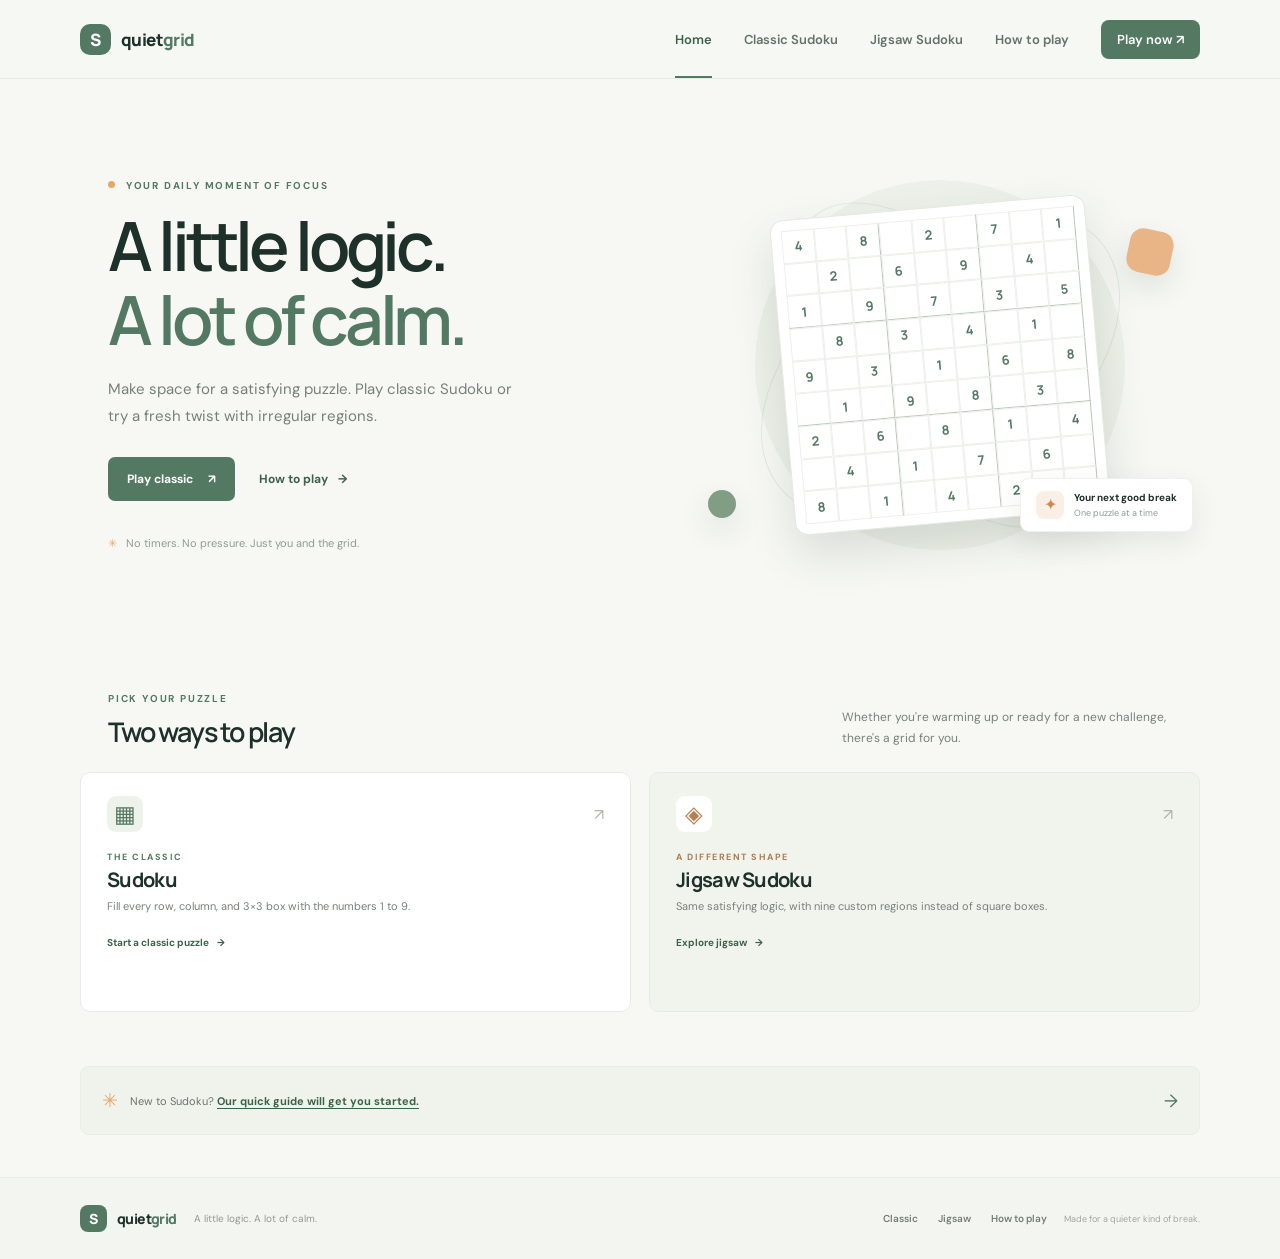
<file: index.html>
<!DOCTYPE html>
<html lang="en">
<head>
    <meta charset="UTF-8">
    <meta name="viewport" content="width=device-width, initial-scale=1">
    <meta name="theme-color" content="#f7f8f4">
    <meta name="description" content="A calm, simple place to solve classic and jigsaw Sudoku puzzles.">
    <title>Sudoku Studio — Play at your pace</title>
    <link rel="icon" type="image/svg+xml" href="favicon.svg">
    <link rel="stylesheet" href="style.css">
    <script src="layout.js" defer></script>
</head>
<body data-page="home">
    <div id="site-header"></div>
    <main>
        <section class="hero page-width">
            <div class="hero-copy">
                <p class="eyebrow"><span class="eyebrow-dot"></span> YOUR DAILY MOMENT OF FOCUS</p>
                <h1>A little logic.<br><span>A lot of calm.</span></h1>
                <p class="hero-text">Make space for a satisfying puzzle. Play classic Sudoku or try a fresh twist with irregular regions.</p>
                <div class="hero-actions">
                    <a class="button button-primary" href="classic.html">Play classic <span aria-hidden="true">↗</span></a>
                    <a class="text-link" href="guide.html">How to play <span aria-hidden="true">→</span></a>
                </div>
                <div class="hero-note"><span aria-hidden="true">✳</span> No timers. No pressure. Just you and the grid.</div>
            </div>
            <div class="hero-art" aria-label="Illustration of a Sudoku puzzle">
                <div class="orbit orbit-one"></div>
                <div class="orbit orbit-two"></div>
                <div class="floating-shape shape-one"></div>
                <div class="floating-shape shape-two"></div>
                <div class="mini-board" aria-hidden="true">
                    <span>4</span><span></span><span>8</span><span></span><span>2</span><span></span><span>7</span><span></span><span>1</span>
                    <span></span><span>2</span><span></span><span>6</span><span></span><span>9</span><span></span><span>4</span><span></span>
                    <span>1</span><span></span><span>9</span><span></span><span>7</span><span></span><span>3</span><span></span><span>5</span>
                    <span></span><span>8</span><span></span><span>3</span><span></span><span>4</span><span></span><span>1</span><span></span>
                    <span>9</span><span></span><span>3</span><span></span><span>1</span><span></span><span>6</span><span></span><span>8</span>
                    <span></span><span>1</span><span></span><span>9</span><span></span><span>8</span><span></span><span>3</span><span></span>
                    <span>2</span><span></span><span>6</span><span></span><span>8</span><span></span><span>1</span><span></span><span>4</span>
                    <span></span><span>4</span><span></span><span>1</span><span></span><span>7</span><span></span><span>6</span><span></span>
                    <span>8</span><span></span><span>1</span><span></span><span>4</span><span></span><span>2</span><span></span><span>9</span>
                </div>
                <div class="art-caption"><span class="caption-icon">✦</span><span><strong>Your next good break</strong><small>One puzzle at a time</small></span></div>
            </div>
        </section>

        <section class="page-width choose-section">
            <div class="section-heading">
                <div><p class="eyebrow">PICK YOUR PUZZLE</p><h2>Two ways to play</h2></div>
                <p>Whether you're warming up or ready for a new challenge, there's a grid for you.</p>
            </div>
            <div class="game-cards">
                <a class="game-card classic-card" href="classic.html">
                    <div class="card-top"><span class="game-icon">▦</span><span class="card-arrow" aria-hidden="true">↗</span></div>
                    <p class="card-kicker">THE CLASSIC</p><h3>Sudoku</h3>
                    <p>Fill every row, column, and 3×3 box with the numbers 1 to 9.</p>
                    <span class="card-link">Start a classic puzzle <span aria-hidden="true">→</span></span>
                </a>
                <a class="game-card jigsaw-card" href="jigsaw.html">
                    <div class="card-top"><span class="game-icon">◈</span><span class="card-arrow" aria-hidden="true">↗</span></div>
                    <p class="card-kicker">A DIFFERENT SHAPE</p><h3>Jigsaw Sudoku</h3>
                    <p>Same satisfying logic, with nine custom regions instead of square boxes.</p>
                    <span class="card-link">Explore jigsaw <span aria-hidden="true">→</span></span>
                </a>
            </div>
        </section>
        <section class="closing-strip page-width">
            <span class="closing-mark" aria-hidden="true">✳</span>
            <p>New to Sudoku? <a href="guide.html">Our quick guide will get you started.</a></p>
            <a class="strip-arrow" href="guide.html" aria-label="Read the Sudoku guide">→</a>
        </section>
    </main>
    <div id="site-footer"></div>
</body>
</html>
</file>
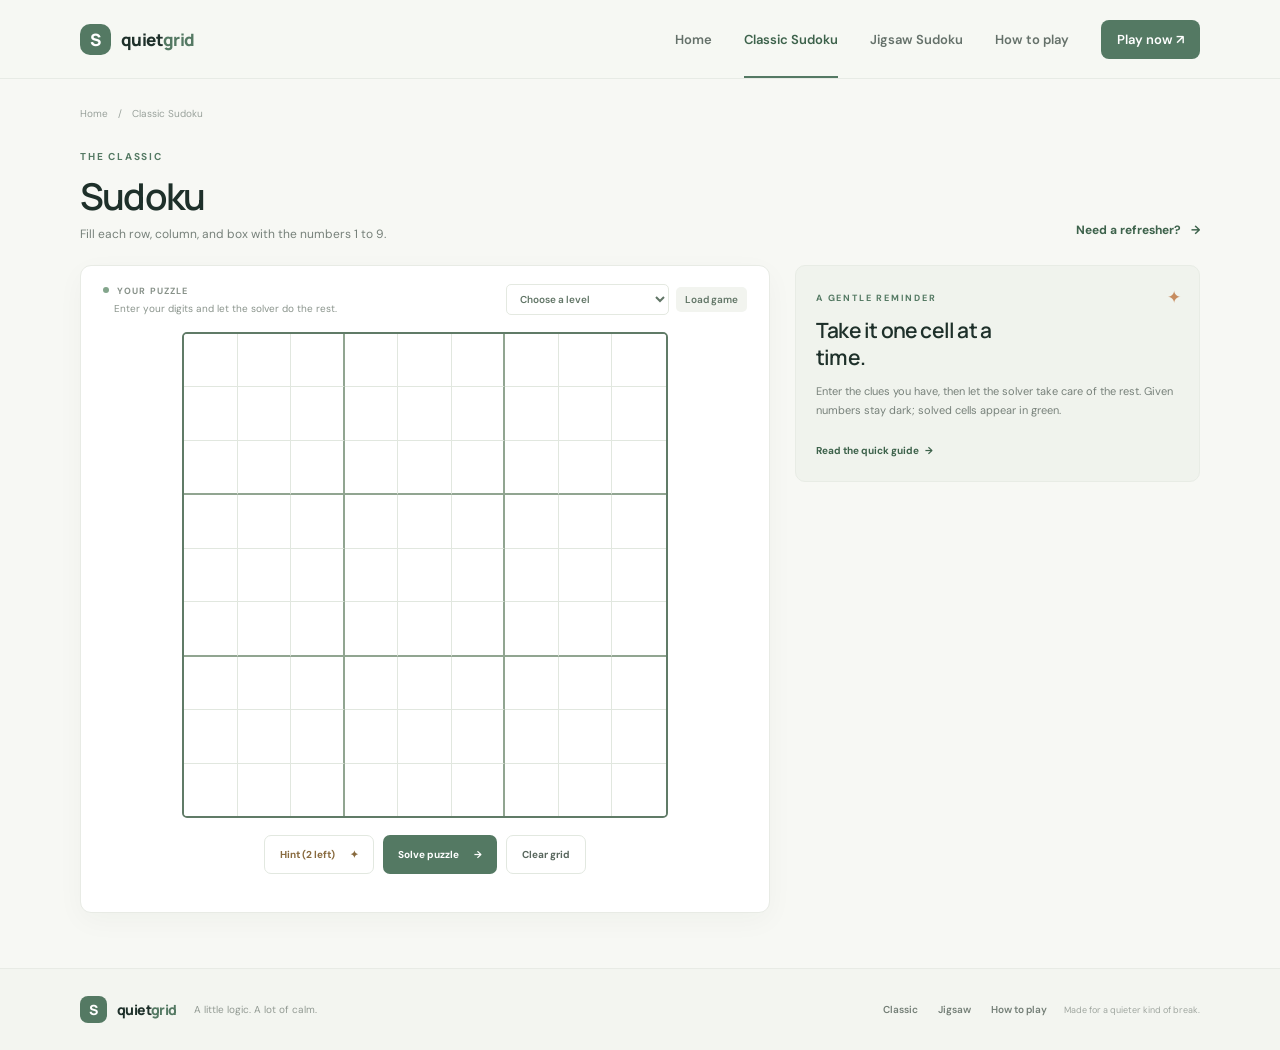
<file: classic.html>
<!DOCTYPE html>
<html lang="en">
<head>
    <meta charset="UTF-8">
    <meta name="viewport" content="width=device-width, initial-scale=1">
    <meta name="theme-color" content="#f7f8f4">
    <meta name="description" content="Play and solve a classic 9 by 9 Sudoku puzzle.">
    <title>Classic Sudoku — Sudoku Studio</title>
    <link rel="icon" type="image/svg+xml" href="favicon.svg">
    <link rel="stylesheet" href="style.css">
    <script src="layout.js" defer></script>
    <script src="sudoku-core.js" defer></script>
    <script src="sudoku-levels.js" defer></script>
    <script src="sudoku-board.js" defer></script>
    <script src="classic.js" defer></script>
</head>
<body data-page="classic">
    <div id="site-header"></div>
    <main class="page-width play-page">
        <div class="breadcrumbs"><a href="index.html">Home</a><span aria-hidden="true">/</span><span>Classic Sudoku</span></div>
        <section class="play-heading">
            <div><p class="eyebrow">THE CLASSIC</p><h1>Sudoku</h1><p>Fill each row, column, and box with the numbers 1 to 9.</p></div>
            <a class="small-help" href="guide.html">Need a refresher? <span aria-hidden="true">→</span></a>
        </section>
        <section class="game-layout">
            <div class="board-card">
                <div class="board-toolbar">
                    <div class="puzzle-label">
                        <span><span class="live-dot"></span> YOUR PUZZLE</span>
                        <p>Enter your digits and let the solver do the rest.</p>
                    </div>
                    <div class="level-loader">
                        <label class="sr-only" for="level-select">Choose puzzle level</label>
                        <select id="level-select" class="level-select">
                            <option value="">Choose a level</option>
                        </select>
                        <button id="load-level-button" class="quiet-button" type="button">Load game</button>
                    </div>
                </div>
                <div class="board-wrap"><div class="sudoku-grid classic-grid" id="sudokuGrid" aria-label="Sudoku puzzle grid"></div></div>
                <div class="board-actions">
                    <button class="button button-secondary hint-button" id="hint-button" type="button">Hint (2 left) <span aria-hidden="true">✦</span></button>
                    <button class="button button-primary" id="solve-button" type="button">Solve puzzle <span aria-hidden="true">→</span></button>
                    <button class="button button-secondary" id="clear-button" type="button">Clear grid</button>
                </div>
                <p id="result" class="result" role="status" aria-live="polite"></p>
            </div>
            <aside class="side-note">
                <span class="side-note-icon" aria-hidden="true">✦</span>
                <p class="eyebrow">A GENTLE REMINDER</p>
                <h2>Take it one cell at a time.</h2>
                <p>Enter the clues you have, then let the solver take care of the rest. Given numbers stay dark; solved cells appear in green.</p>
                <a href="guide.html">Read the quick guide <span aria-hidden="true">→</span></a>
            </aside>
        </section>
    </main>
    <div id="site-footer"></div>
</body>
</html>
</file>
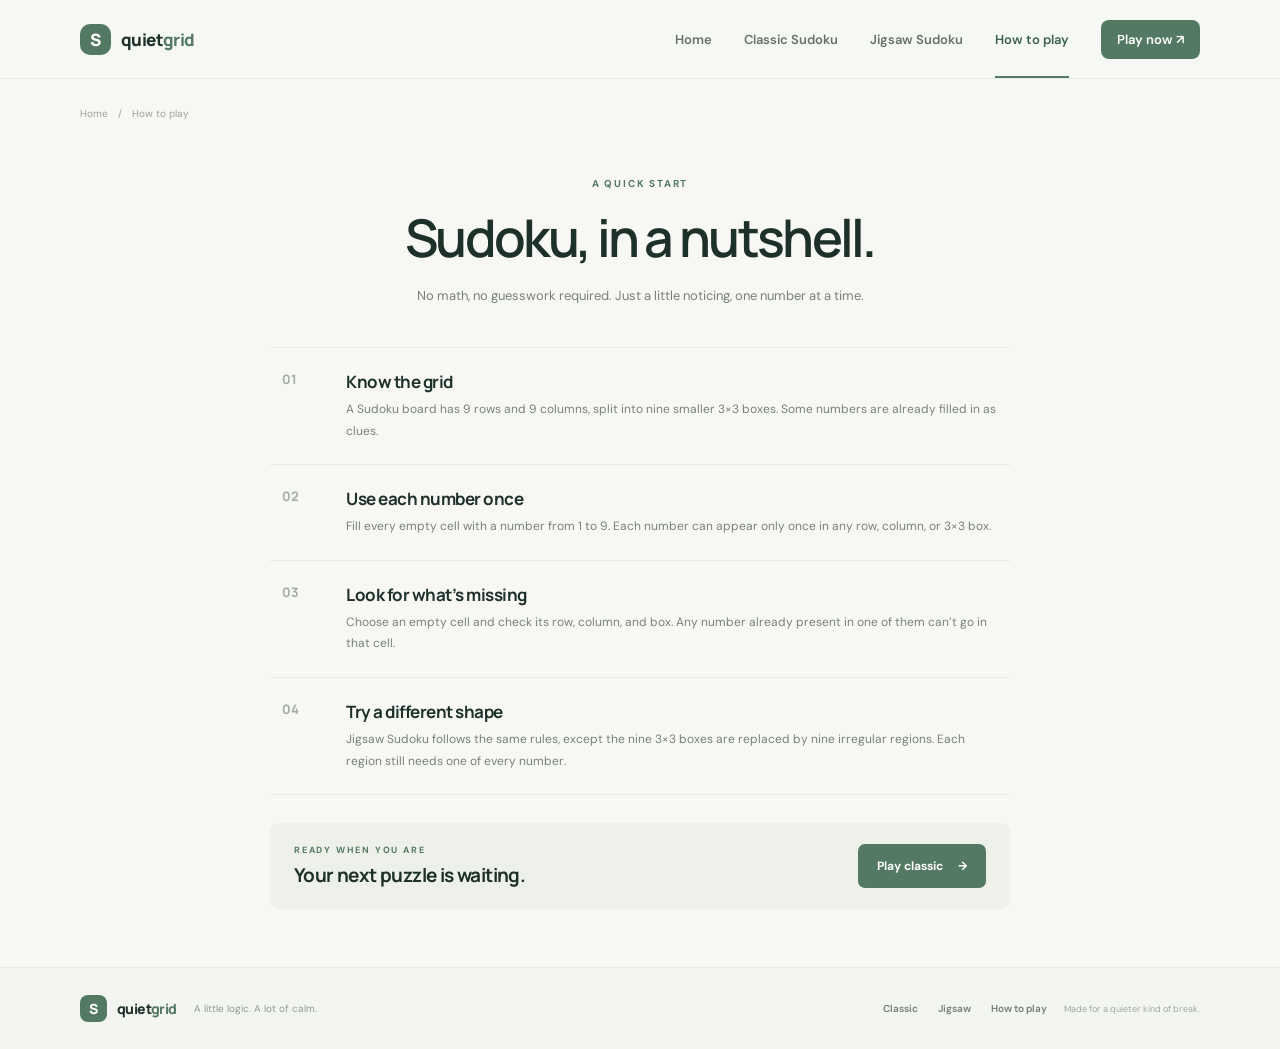
<file: guide.html>
<!DOCTYPE html>
<html lang="en">
<head>
    <meta charset="UTF-8">
    <meta name="viewport" content="width=device-width, initial-scale=1">
    <meta name="theme-color" content="#f7f8f4">
    <meta name="description" content="Learn the rules of classic and Jigsaw Sudoku with this quick guide.">
    <title>How to Play — Sudoku Studio</title>
    <link rel="icon" type="image/svg+xml" href="favicon.svg">
    <link rel="stylesheet" href="style.css">
    <script src="layout.js" defer></script>
</head>
<body data-page="guide">
    <div id="site-header"></div>
    <main class="page-width guide-page">
        <div class="breadcrumbs"><a href="index.html">Home</a><span aria-hidden="true">/</span><span>How to play</span></div>
        <section class="guide-hero">
            <p class="eyebrow">A QUICK START</p>
            <h1>Sudoku, in a nutshell.</h1>
            <p>No math, no guesswork required. Just a little noticing, one number at a time.</p>
        </section>
        <section class="guide-content">
            <article class="guide-card">
                <span class="guide-number">01</span><div><h2>Know the grid</h2><p>A Sudoku board has 9 rows and 9 columns, split into nine smaller 3×3 boxes. Some numbers are already filled in as clues.</p></div>
            </article>
            <article class="guide-card">
                <span class="guide-number">02</span><div><h2>Use each number once</h2><p>Fill every empty cell with a number from 1 to 9. Each number can appear only once in any row, column, or 3×3 box.</p></div>
            </article>
            <article class="guide-card">
                <span class="guide-number">03</span><div><h2>Look for what’s missing</h2><p>Choose an empty cell and check its row, column, and box. Any number already present in one of them can’t go in that cell.</p></div>
            </article>
            <article class="guide-card" id="jigsaw">
                <span class="guide-number">04</span><div><h2>Try a different shape</h2><p>Jigsaw Sudoku follows the same rules, except the nine 3×3 boxes are replaced by nine irregular regions. Each region still needs one of every number.</p></div>
            </article>
        </section>
        <section class="guide-cta"><div><p class="eyebrow">READY WHEN YOU ARE</p><h2>Your next puzzle is waiting.</h2></div><a class="button button-primary" href="classic.html">Play classic <span aria-hidden="true">→</span></a></section>
    </main>
    <div id="site-footer"></div>
</body>
</html>
</file>
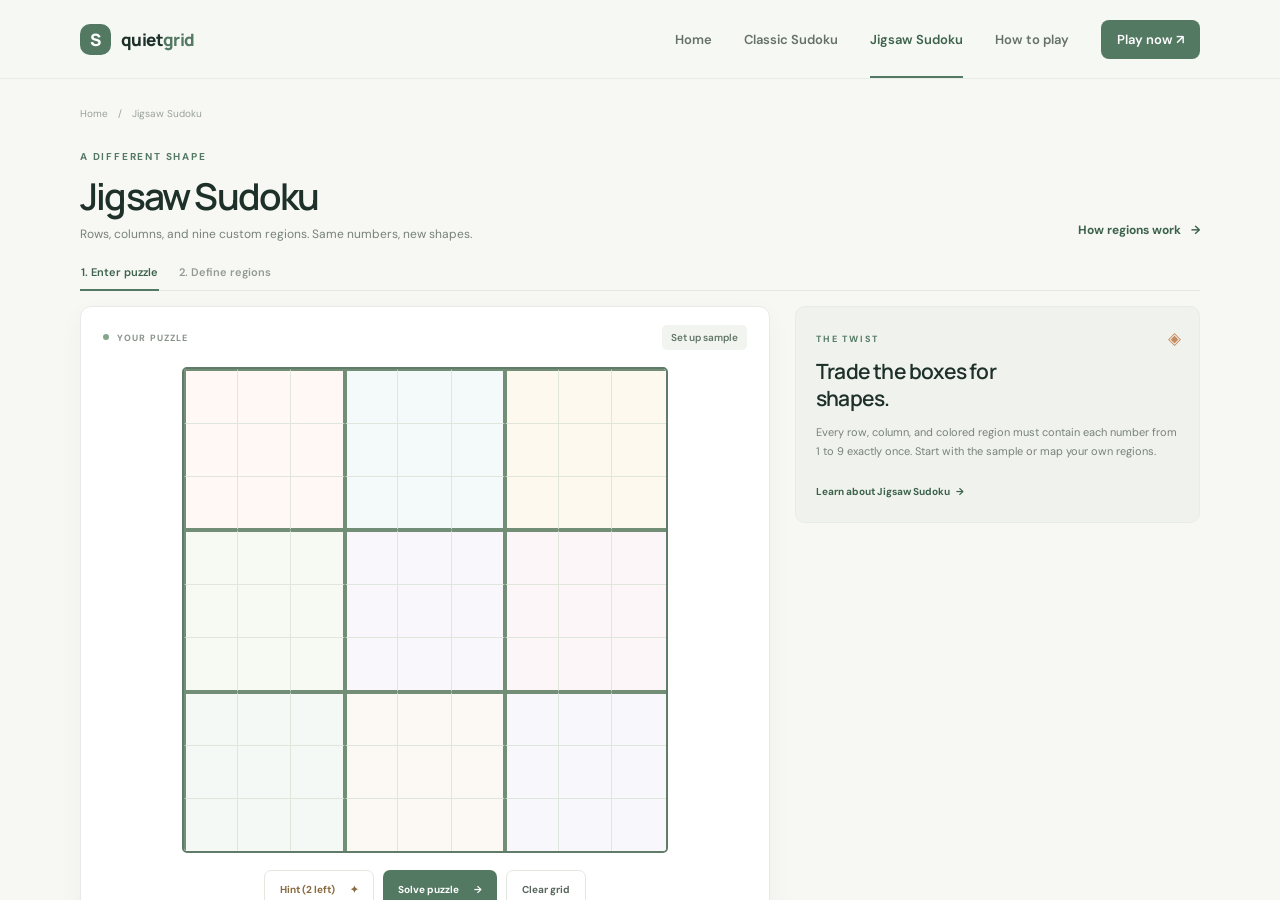
<file: irregular_index.html>
<!DOCTYPE html>
<html lang="en">
<head>
    <meta charset="UTF-8">
    <meta name="viewport" content="width=device-width, initial-scale=1">
    <meta http-equiv="refresh" content="0; url=jigsaw.html">
    <title>Jigsaw Sudoku — Sudoku Studio</title>
    <link rel="canonical" href="jigsaw.html">
</head>
<body>
    <p>The Jigsaw Sudoku page has moved. <a href="jigsaw.html">Continue to Jigsaw Sudoku</a>.</p>
</body>
</html>
</file>
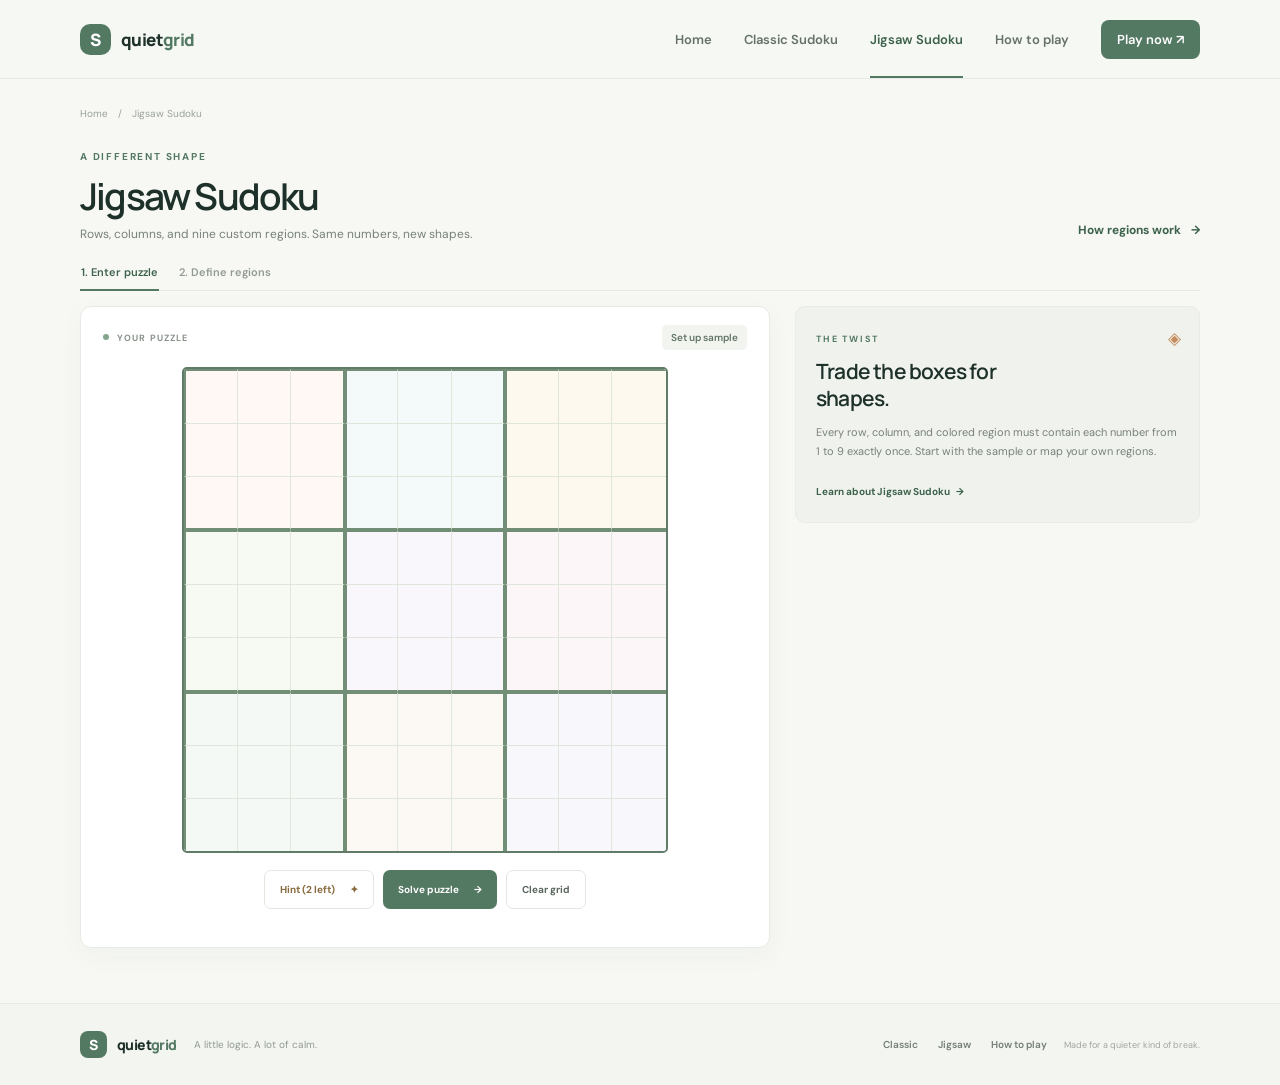
<file: jigsaw.html>
<!DOCTYPE html>
<html lang="en">
<head>
    <meta charset="UTF-8">
    <meta name="viewport" content="width=device-width, initial-scale=1">
    <meta name="theme-color" content="#f7f8f4">
    <meta name="description" content="Create and solve a Jigsaw Sudoku puzzle with custom regions.">
    <title>Jigsaw Sudoku — Sudoku Studio</title>
    <link rel="icon" type="image/svg+xml" href="favicon.svg">
    <link rel="stylesheet" href="style.css">
    <script src="layout.js" defer></script>
    <script src="sudoku-core.js" defer></script>
    <script src="sudoku-board.js" defer></script>
    <script src="jigsaw.js" defer></script>
</head>
<body data-page="jigsaw">
    <div id="site-header"></div>
    <main class="page-width play-page">
        <div class="breadcrumbs"><a href="index.html">Home</a><span aria-hidden="true">/</span><span>Jigsaw Sudoku</span></div>
        <section class="play-heading">
            <div><p class="eyebrow">A DIFFERENT SHAPE</p><h1>Jigsaw Sudoku</h1><p>Rows, columns, and nine custom regions. Same numbers, new shapes.</p></div>
            <a class="small-help" href="guide.html#jigsaw">How regions work <span aria-hidden="true">→</span></a>
        </section>
        <section class="jigsaw-tabs" aria-label="Jigsaw Sudoku setup">
            <button class="tab-button active" id="puzzle-tab-button" type="button" aria-selected="true">1. Enter puzzle</button>
            <button class="tab-button" id="regions-tab-button" type="button" aria-selected="false">2. Define regions</button>
        </section>
        <section class="game-layout">
            <div class="board-card">
                <div id="puzzle-panel">
                    <div class="board-toolbar"><span><span class="live-dot"></span> YOUR PUZZLE</span><button id="example-button" class="quiet-button" type="button">Set up sample</button></div>
                    <div class="board-wrap"><div class="sudoku-grid jigsaw-grid" id="sudokuGrid" aria-label="Jigsaw Sudoku puzzle grid"></div></div>
                    <div class="board-actions">
                        <button class="button button-secondary hint-button" id="hint-button" type="button">Hint (2 left) <span aria-hidden="true">✦</span></button>
                        <button class="button button-primary" id="solve-button" type="button">Solve puzzle <span aria-hidden="true">→</span></button>
                        <button class="button button-secondary" id="clear-button" type="button">Clear grid</button>
                    </div>
                    <p id="result" class="result" role="status" aria-live="polite"></p>
                </div>
                <div id="regions-panel" hidden>
                    <div class="board-toolbar"><span><span class="live-dot"></span> REGION EDITOR</span><button id="standard-regions-button" class="quiet-button" type="button">Use 3×3 boxes</button></div>
                    <p class="panel-intro">Tap a number to cycle through regions 1–9. Each region needs exactly nine cells.</p>
                    <div class="board-wrap"><div class="sudoku-grid region-grid" id="regionGrid" aria-label="Jigsaw region editor"></div></div>
                    <div class="region-legend" id="regionLegend" aria-label="Region color key"></div>
                    <div class="board-actions">
                        <button class="button button-primary" id="confirm-regions-button" type="button">Save regions <span aria-hidden="true">→</span></button>
                        <button class="button button-secondary" id="load-region-example-button" type="button">Load sample regions</button>
                    </div>
                    <p id="region-result" class="result" role="status" aria-live="polite"></p>
                </div>
            </div>
            <aside class="side-note">
                <span class="side-note-icon" aria-hidden="true">◈</span>
                <p class="eyebrow">THE TWIST</p>
                <h2>Trade the boxes for shapes.</h2>
                <p>Every row, column, and colored region must contain each number from 1 to 9 exactly once. Start with the sample or map your own regions.</p>
                <a href="guide.html#jigsaw">Learn about Jigsaw Sudoku <span aria-hidden="true">→</span></a>
            </aside>
        </section>
    </main>
    <div id="site-footer"></div>
</body>
</html>
</file>
<file: style.css>
@import url('https://fonts.googleapis.com/css2?family=DM+Sans:wght@400;500;600;700&family=Manrope:wght@400;500;600;700;800&display=swap');

:root {
    color-scheme: light;
    --paper: #f7f8f4;
    --white: #fff;
    --ink: #1e302a;
    --muted: #77817a;
    --green: #547963;
    --green-dark: #3d624b;
    --green-pale: #eaf0e8;
    --line: #e8ebe5;
    --orange: #e6a66a;
    --shadow: 0 18px 55px rgba(34, 54, 43, .08);
}

* { box-sizing: border-box; }
html { scroll-behavior: smooth; }
body {
    margin: 0;
    background: var(--paper);
    color: var(--ink);
    font-family: 'DM Sans', 'Segoe UI', sans-serif;
    -webkit-font-smoothing: antialiased;
}
a { color: inherit; text-decoration: none; }
button { font: inherit; }
.page-width { width: min(1120px, calc(100% - 64px)); margin-inline: auto; }
.sr-only { position: absolute; width: 1px; height: 1px; padding: 0; margin: -1px; overflow: hidden; clip: rect(0,0,0,0); white-space: nowrap; border: 0; }

.site-header { position: relative; z-index: 5; border-bottom: 1px solid rgba(54, 79, 61, .08); background: rgba(247, 248, 244, .94); }
.header-inner { height: 78px; display: flex; align-items: center; justify-content: space-between; }
.brand { display: inline-flex; align-items: center; gap: 10px; font-family: 'Manrope', sans-serif; font-size: 17px; font-weight: 800; letter-spacing: -.6px; }
.brand-mark { width: 31px; height: 31px; display: grid; place-items: center; border-radius: 10px; background: var(--green); color: #fff; font-size: 17px; }
.brand-light { color: var(--green); }
.site-nav { display: flex; align-items: center; gap: 32px; color: #65716a; font-size: 13px; font-weight: 600; }
.site-nav > a:not(.nav-cta):hover, .site-nav > a[aria-current="page"] { color: var(--green-dark); }
.site-nav > a[aria-current="page"] { position: relative; }
.site-nav > a[aria-current="page"]:after { position: absolute; right: 0; bottom: -30px; left: 0; height: 2px; background: var(--green); content: ''; }
.nav-cta { padding: 11px 16px; border-radius: 8px; background: var(--green); color: #fff; }
.nav-cta:hover, .button-primary:hover { background: var(--green-dark); }
.menu-toggle { display: none; }

.hero { min-height: 544px; display: grid; grid-template-columns: 1.03fr .97fr; align-items: center; gap: 48px; padding-top: 35px; padding-bottom: 44px; }
.hero-copy { padding: 18px 0 18px 28px; }
.eyebrow { margin: 0 0 17px; color: var(--green); font-size: 10px; font-weight: 700; letter-spacing: 1.8px; }
.eyebrow-dot { display: inline-block; width: 7px; height: 7px; margin-right: 7px; border-radius: 50%; background: var(--orange); vertical-align: 1px; }
h1, h2, h3, p { margin-top: 0; }
h1, h2, h3 { font-family: 'Manrope', 'Segoe UI', sans-serif; }
.hero h1 { margin-bottom: 20px; font-size: clamp(47px, 5.5vw, 68px); font-weight: 600; letter-spacing: -4.3px; line-height: 1.08; }
.hero h1 span { color: var(--green); }
.hero-text { max-width: 410px; margin-bottom: 27px; color: var(--muted); font-size: 15px; line-height: 1.8; }
.hero-actions { display: flex; align-items: center; gap: 24px; }
.button { min-height: 44px; display: inline-flex; justify-content: center; align-items: center; gap: 15px; padding: 0 19px; border: 0; border-radius: 7px; cursor: pointer; font-size: 12px; font-weight: 700; transition: background .18s ease, transform .18s ease; }
.button:hover { transform: translateY(-1px); }
.button-primary { background: var(--green); color: white; }
.text-link, .small-help { color: var(--green-dark); font-size: 12px; font-weight: 700; }
.text-link span, .small-help span { margin-left: 7px; }
.hero-note { margin-top: 35px; color: #929a93; font-size: 11px; }
.hero-note span { margin-right: 6px; color: var(--orange); }
.hero-art { position: relative; display: grid; min-height: 416px; place-items: center; }
.hero-art:before { position: absolute; width: min(370px, 78%); aspect-ratio: 1; border-radius: 50%; background: #edf1e9; content: ''; }
.orbit { position: absolute; width: 405px; height: 250px; border: 1px solid rgba(88, 119, 96, .12); border-radius: 50%; transform: rotate(-36deg); }
.orbit-two { width: 390px; height: 200px; transform: rotate(50deg); }
.mini-board { position: relative; z-index: 1; width: min(316px, 72vw); aspect-ratio: 1; display: grid; grid-template: repeat(9, 1fr) / repeat(9, 1fr); padding: 10px; border: 1px solid #e5e9e1; border-radius: 13px; background: white; box-shadow: 0 20px 45px rgba(47, 68, 52, .15); transform: rotate(-5deg); }
.mini-board span { display: grid; place-items: center; border: .5px solid #edf0ea; color: var(--green); font-family: 'Manrope', sans-serif; font-size: 13px; font-weight: 700; }
.mini-board span:nth-child(3n) { border-right-color: #b9c7b9; }
.mini-board span:nth-child(n+19):nth-child(-n+27), .mini-board span:nth-child(n+46):nth-child(-n+54) { border-bottom-color: #b9c7b9; }
.floating-shape { position: absolute; z-index: 2; border-radius: 13px; box-shadow: 0 12px 30px rgba(37, 63, 45, .13); }
.shape-one { top: 73px; right: 28px; width: 44px; height: 44px; background: #e9b486; transform: rotate(12deg); }
.shape-two { bottom: 55px; left: 28px; width: 28px; height: 28px; border-radius: 50%; background: #819d84; }
.art-caption { position: absolute; z-index: 2; right: 7px; bottom: 41px; display: flex; align-items: center; gap: 10px; padding: 12px 15px; border: 1px solid #f0f1ed; border-radius: 9px; background: white; box-shadow: 0 10px 28px rgba(44, 57, 45, .09); }
.caption-icon { width: 28px; height: 28px; display: grid; place-items: center; border-radius: 8px; background: #f9efe4; color: #ca8855; }
.art-caption strong, .art-caption small { display: block; }
.art-caption strong { font-size: 10px; }
.art-caption small { margin-top: 3px; color: #929a93; font-size: 9px; }

.choose-section { padding-top: 33px; padding-bottom: 54px; }
.section-heading { display: flex; justify-content: space-between; align-items: end; margin: 0 28px 22px; }
.section-heading .eyebrow { margin-bottom: 8px; }
.section-heading h2 { margin: 0; font-size: 27px; font-weight: 600; letter-spacing: -1.2px; }
.section-heading > p { max-width: 330px; margin: 0 0 2px; color: var(--muted); font-size: 12px; line-height: 1.7; }
.game-cards { display: grid; grid-template-columns: 1fr 1fr; gap: 18px; }
.game-card { min-height: 240px; padding: 23px 26px 20px; border: 1px solid var(--line); border-radius: 10px; background: #fff; transition: transform .2s, box-shadow .2s; }
.game-card:hover { transform: translateY(-3px); box-shadow: var(--shadow); }
.jigsaw-card { background: #f1f3ed; }
.card-top { display: flex; align-items: center; justify-content: space-between; }
.game-icon { width: 36px; height: 36px; display: grid; place-items: center; border-radius: 9px; background: #edf2ea; color: var(--green); font-size: 23px; }
.jigsaw-card .game-icon { background: #fff; color: #b88052; }
.card-arrow { color: #abb4ac; }
.card-kicker { margin: 19px 0 3px; color: var(--green); font-size: 9px; font-weight: 700; letter-spacing: 1.5px; }
.jigsaw-card .card-kicker { color: #ad7b51; }
.game-card h3 { margin-bottom: 5px; font-size: 20px; letter-spacing: -.7px; }
.game-card > p:not(.card-kicker) { max-width: 375px; margin-bottom: 14px; color: var(--muted); font-size: 11px; line-height: 1.6; }
.card-link { color: var(--green-dark); font-size: 10px; font-weight: 700; }
.card-link span { margin-left: 6px; }
.closing-strip { min-height: 69px; display: flex; align-items: center; gap: 12px; margin-bottom: 42px; padding: 0 21px; border: 1px solid #e9ece5; border-radius: 9px; background: #f0f2ec; }
.closing-mark { color: var(--orange); font-size: 19px; }
.closing-strip p { margin: 0; color: #69756d; font-size: 11px; }
.closing-strip p a { color: var(--green-dark); font-weight: 700; text-decoration: underline; text-underline-offset: 3px; }
.strip-arrow { margin-left: auto; color: var(--green); font-size: 18px; }

.site-footer { border-top: 1px solid var(--line); background: #f3f5f0; }
.footer-inner { min-height: 81px; display: flex; align-items: center; gap: 17px; }
.footer-brand { font-size: 14px; }
.footer-brand .brand-mark { width: 27px; height: 27px; border-radius: 8px; font-size: 14px; }
.footer-inner > p { margin: 0; color: #929a93; font-size: 10px; }
.footer-inner > nav { display: flex; gap: 20px; margin-left: auto; color: #737e76; font-size: 10px; font-weight: 600; }
.footer-inner > nav a:hover { color: var(--green); }
.footer-copyright { color: #a0a7a0; font-size: 9px; }

.play-page { min-height: calc(100vh - 160px); padding-top: 28px; padding-bottom: 55px; }
.breadcrumbs { display: flex; align-items: center; gap: 10px; color: #9aa29c; font-size: 10px; }
.breadcrumbs a:hover { color: var(--green); }
.play-heading { display: flex; align-items: end; justify-content: space-between; margin: 30px 0 23px; }
.play-heading .eyebrow { margin-bottom: 8px; }
.play-heading h1 { margin: 0 0 5px; font-size: 37px; font-weight: 600; letter-spacing: -1.8px; }
.play-heading p:not(.eyebrow) { margin: 0; color: var(--muted); font-size: 12px; }
.small-help { margin-bottom: 4px; }
.game-layout { display: grid; grid-template-columns: minmax(0, 690px) minmax(210px, 1fr); align-items: start; gap: 25px; }
.board-card { padding: 18px 22px 13px; border: 1px solid var(--line); border-radius: 11px; background: white; box-shadow: 0 8px 28px rgba(36, 52, 40, .035); }
.board-toolbar { display: flex; align-items: center; justify-content: space-between; margin-bottom: 17px; color: #88928a; font-size: 9px; font-weight: 700; letter-spacing: 1.1px; }
.puzzle-label > span { display: block; }
.puzzle-label p { margin: 5px 0 0 11px; color: #8a948c; font-size: 10px; font-weight: 400; letter-spacing: 0; }
.live-dot { display: inline-block; width: 6px; height: 6px; margin-right: 5px; border-radius: 50%; background: #83a58c; vertical-align: 1px; }
.quiet-button { padding: 6px 9px; border: 0; border-radius: 5px; background: #f2f4ef; color: #617566; cursor: pointer; font-size: 10px; font-weight: 600; }
.quiet-button:hover { background: #e9eee7; }
.level-loader { display: flex; align-items: center; gap: 7px; }
.level-select { max-width: 175px; padding: 7px 24px 7px 9px; border: 1px solid #e4e9e1; border-radius: 5px; background: #fff; color: #617566; font: 600 10px 'DM Sans', sans-serif; }
.board-wrap { width: min(100%, 486px); margin: 0 auto; }
.sudoku-grid { display: grid; grid-template-columns: repeat(9, minmax(0, 1fr)); aspect-ratio: 1; overflow: hidden; border: 2px solid #607b67; border-radius: 5px; background: white; }
.grid-cell { width: 100%; min-width: 0; min-height: 0; padding: 0; border: 0; border-right: 1px solid #e1e7df; border-bottom: 1px solid #e1e7df; border-radius: 0; outline: 0; background: #fff; color: #233c2b; text-align: center; font-family: 'Manrope', sans-serif; font-size: clamp(14px, 2.6vw, 22px); font-weight: 600; caret-color: var(--green); }
.grid-cell:focus { position: relative; z-index: 1; outline: 2px solid #72977b; outline-offset: -2px; background: #f0f5ed; }
.grid-cell.solved { background: #edf4eb; color: #548060; }
.grid-cell.conflict, .jigsaw-grid .grid-cell.conflict { background: #fde8e5; color: #b83d34; }
.grid-cell.hinted { background: #fff1d9; color: #9a6b1d; }
.grid-cell.conflict:focus { outline-color: #c34b43; }
.classic-grid .grid-cell:nth-child(3n) { border-right: 2px solid #91a591; }
.classic-grid .grid-cell:nth-child(n+19):nth-child(-n+27), .classic-grid .grid-cell:nth-child(n+46):nth-child(-n+54) { border-bottom: 2px solid #91a591; }
.classic-grid .grid-cell:nth-child(9n) { border-right: 0; }
.classic-grid .grid-cell:nth-child(n+73) { border-bottom: 0; }
.button-secondary { border: 1px solid #e2e8e0; background: #fff; color: #59675e; }
.button-secondary:hover { background: #f4f6f2; }
.board-actions { display: flex; justify-content: center; gap: 9px; margin-top: 17px; }
.board-actions .button { min-height: 39px; padding-inline: 15px; font-size: 10px; }
.board-actions .button:disabled { cursor: not-allowed; opacity: .55; transform: none; }
.hint-button { color: #886a3e; }
.result { min-height: 16px; margin: 9px 0 0; color: #748078; text-align: center; font-size: 11px; }
.result.success { color: #477650; }
.result.error { color: #b35446; }
.side-note { position: relative; padding: 26px 20px 22px; border: 1px solid #e8ece5; border-radius: 10px; background: #f0f3ed; }
.side-note-icon { position: absolute; top: 20px; right: 18px; color: #c68c5f; font-size: 17px; }
.side-note .eyebrow { margin-bottom: 13px; font-size: 9px; }
.side-note h2 { max-width: 190px; margin-bottom: 10px; font-size: 21px; font-weight: 600; letter-spacing: -.8px; line-height: 1.3; }
.side-note > p:not(.eyebrow) { margin-bottom: 18px; color: #77817a; font-size: 11px; line-height: 1.75; }
.side-note > a { color: var(--green-dark); font-size: 10px; font-weight: 700; }
.side-note > a span { margin-left: 4px; }

.jigsaw-tabs { display: flex; gap: 19px; margin-bottom: 15px; border-bottom: 1px solid #e5e9e2; }
.tab-button { position: relative; padding: 0 1px 11px; border: 0; background: transparent; color: #929a93; cursor: pointer; font-size: 11px; font-weight: 600; }
.tab-button.active { color: var(--green-dark); }
.tab-button.active:after { position: absolute; right: 0; bottom: -1px; left: 0; height: 2px; background: var(--green); content: ''; }
.panel-intro { margin: -3px 0 15px; color: var(--muted); font-size: 11px; line-height: 1.55; }
.jigsaw-grid .grid-cell, .region-grid .grid-cell { border-right: 1px solid #dfe6dc; border-bottom: 1px solid #dfe6dc; }
.jigsaw-grid .grid-cell.region-start-top, .region-grid .grid-cell.region-start-top { border-top: 2px solid #738e77; }
.jigsaw-grid .grid-cell.region-start-left, .region-grid .grid-cell.region-start-left { border-left: 2px solid #738e77; }
.jigsaw-grid .grid-cell.region-end-right, .region-grid .grid-cell.region-end-right { border-right: 2px solid #738e77; }
.jigsaw-grid .grid-cell.region-end-bottom, .region-grid .grid-cell.region-end-bottom { border-bottom: 2px solid #738e77; }
.jigsaw-grid .grid-cell:nth-child(9n), .region-grid .grid-cell:nth-child(9n) { border-right: 0; }
.jigsaw-grid .grid-cell:nth-child(n+73), .region-grid .grid-cell:nth-child(n+73) { border-bottom: 0; }
.jigsaw-grid .grid-cell[data-region="1"] { background-color: #fff8f5; }
.jigsaw-grid .grid-cell[data-region="2"] { background-color: #f4f9fa; }
.jigsaw-grid .grid-cell[data-region="3"] { background-color: #fdf9ef; }
.jigsaw-grid .grid-cell[data-region="4"] { background-color: #f7faF3; }
.jigsaw-grid .grid-cell[data-region="5"] { background-color: #faf7fc; }
.jigsaw-grid .grid-cell[data-region="6"] { background-color: #fdf6f9; }
.jigsaw-grid .grid-cell[data-region="7"] { background-color: #f4f9f6; }
.jigsaw-grid .grid-cell[data-region="8"] { background-color: #fcf8f3; }
.jigsaw-grid .grid-cell[data-region="9"] { background-color: #f7f7fc; }
.jigsaw-grid .grid-cell.solved { background-color: #edf4eb; }
.region-grid .grid-cell { cursor: pointer; font-size: clamp(12px, 2.2vw, 17px); font-weight: 700; }
.region-grid .grid-cell:focus { outline: 2px solid var(--green); outline-offset: -2px; }
.region-grid .grid-cell[data-region="1"] { background-color: #f9e8e3; color: #a55d4d; }
.region-grid .grid-cell[data-region="2"] { background-color: #e3eff3; color: #477d8e; }
.region-grid .grid-cell[data-region="3"] { background-color: #f8eedb; color: #9a7742; }
.region-grid .grid-cell[data-region="4"] { background-color: #e8f1df; color: #66804e; }
.region-grid .grid-cell[data-region="5"] { background-color: #eee7f4; color: #7a6293; }
.region-grid .grid-cell[data-region="6"] { background-color: #f6e5ee; color: #a45d7d; }
.region-grid .grid-cell[data-region="7"] { background-color: #e4eee9; color: #527d68; }
.region-grid .grid-cell[data-region="8"] { background-color: #f5e9dc; color: #9b714a; }
.region-grid .grid-cell[data-region="9"] { background-color: #e8eafa; color: #626ca0; }
.jigsaw-grid .grid-cell.conflict { background-color: #fde8e5; color: #b83d34; }
.jigsaw-grid .grid-cell.hinted { background-color: #fff1d9; color: #9a6b1d; }
.grid-cell.selected { box-shadow: inset 0 0 0 2px #739478; }
.region-legend { display: flex; justify-content: center; flex-wrap: wrap; gap: 5px 12px; margin: 10px 0 -3px; color: #738078; font-size: 9px; }
.region-legend span { display: inline-flex; align-items: center; gap: 4px; }
.region-swatch { width: 8px; height: 8px; border-radius: 2px; background: #e3eff3; }
.region-swatch[data-color="1"] { background: #e7b3a5; }
.region-swatch[data-color="2"] { background: #a8cbd4; }
.region-swatch[data-color="3"] { background: #e8cc91; }
.region-swatch[data-color="4"] { background: #bfd2a8; }
.region-swatch[data-color="5"] { background: #c9b8dc; }
.region-swatch[data-color="6"] { background: #d9a9c0; }
.region-swatch[data-color="7"] { background: #a9c8b7; }
.region-swatch[data-color="8"] { background: #dfbfa0; }
.region-swatch[data-color="9"] { background: #b7bce0; }

.guide-page { min-height: calc(100vh - 160px); padding-top: 28px; padding-bottom: 58px; }
.guide-hero { max-width: 660px; margin: 57px auto 40px; text-align: center; }
.guide-hero .eyebrow { margin-bottom: 12px; }
.guide-hero h1 { margin-bottom: 12px; font-size: clamp(36px, 5vw, 52px); font-weight: 600; letter-spacing: -2.7px; }
.guide-hero > p:last-child { color: var(--muted); font-size: 13px; line-height: 1.7; }
.guide-content { max-width: 740px; margin: 0 auto; border-top: 1px solid var(--line); }
.guide-card { display: grid; grid-template-columns: 46px 1fr; gap: 18px; padding: 22px 12px; border-bottom: 1px solid var(--line); }
.guide-number { color: #a0ad9f; font-family: 'Manrope', sans-serif; font-size: 13px; font-weight: 700; }
.guide-card h2 { margin-bottom: 6px; font-size: 17px; font-weight: 700; letter-spacing: -.5px; }
.guide-card p { margin: 0; color: var(--muted); font-size: 12px; line-height: 1.8; }
.guide-cta { max-width: 740px; display: flex; align-items: center; justify-content: space-between; margin: 28px auto 0; padding: 21px 24px; border-radius: 9px; background: #edf1e9; }
.guide-cta .eyebrow { margin-bottom: 6px; font-size: 9px; }
.guide-cta h2 { margin: 0; font-size: 19px; letter-spacing: -.6px; }

@media (min-width: 1250px) {
    .hero { min-height: 580px; }
}
@media (max-width: 800px) {
    .page-width { width: min(100% - 40px, 620px); }
    .header-inner { height: 68px; }
    .menu-toggle { width: 38px; height: 36px; display: flex; flex-direction: column; justify-content: center; align-items: center; gap: 5px; border: 1px solid var(--line); border-radius: 7px; background: white; cursor: pointer; }
    .menu-toggle > span:not(.sr-only) { width: 15px; height: 1.5px; background: var(--ink); }
    .site-nav { position: absolute; top: 67px; right: 0; left: 0; display: none; align-items: stretch; gap: 0; padding: 8px 20px 18px; border-bottom: 1px solid var(--line); background: var(--paper); }
    .site-nav.is-open { display: flex; flex-direction: column; }
    .site-nav > a:not(.nav-cta) { padding: 12px 3px; }
    .site-nav > a[aria-current="page"]:after { display: none; }
    .nav-cta { margin-top: 6px; text-align: center; }
    .hero { min-height: unset; grid-template-columns: 1fr; gap: 0; padding-top: 42px; padding-bottom: 23px; }
    .hero-copy { padding: 0; }
    .hero h1 { font-size: clamp(48px, 11vw, 65px); }
    .hero-art { min-height: 350px; margin-top: 4px; }
    .mini-board { width: min(290px, 70vw); }
    .orbit { width: 340px; max-width: 95%; }
    .orbit-two { width: 330px; }
    .shape-one { right: 6%; }
    .shape-two { left: 5%; }
    .art-caption { right: 0; bottom: 20px; }
    .choose-section { padding-top: 24px; }
    .section-heading { align-items: start; flex-direction: column; gap: 8px; margin-inline: 0; }
    .game-cards { gap: 12px; }
    .game-card { padding-inline: 18px; }
    .closing-strip { margin-bottom: 28px; }
    .footer-inner { flex-wrap: wrap; gap: 12px 17px; padding-block: 17px; }
    .footer-inner > nav { order: 3; width: 100%; margin-left: 0; }
    .footer-copyright { margin-left: auto; }
    .game-layout { grid-template-columns: 1fr; gap: 15px; }
    .side-note { padding: 20px; }
    .side-note h2 { max-width: none; }
}
@media (max-width: 520px) {
    .page-width { width: calc(100% - 32px); }
    .hero { padding-top: 35px; }
    .hero h1 { font-size: 48px; letter-spacing: -3px; }
    .hero-text { max-width: 330px; font-size: 13px; }
    .hero-note { margin-top: 25px; }
    .hero-art { min-height: 315px; }
    .mini-board { width: min(260px, 70vw); padding: 7px; }
    .mini-board span { font-size: 10px; }
    .orbit { width: 300px; height: 215px; }
    .orbit-two { width: 300px; height: 170px; }
    .shape-one { top: 47px; width: 35px; height: 35px; }
    .shape-two { bottom: 43px; width: 22px; height: 22px; }
    .art-caption { bottom: 10px; }
    .choose-section { padding-top: 18px; padding-bottom: 30px; }
    .section-heading h2 { font-size: 24px; }
    .game-cards { grid-template-columns: 1fr; }
    .game-card { min-height: 215px; }
    .closing-strip { min-height: 62px; padding-inline: 13px; }
    .closing-strip p { max-width: 245px; line-height: 1.6; }
    .footer-inner { gap: 10px; }
    .footer-inner > p { font-size: 9px; }
    .footer-copyright { width: 100%; margin-left: 0; }
    .play-page, .guide-page { padding-top: 21px; }
    .play-heading { align-items: start; flex-direction: column; gap: 12px; margin-top: 24px; }
    .play-heading h1 { font-size: 32px; }
    .board-card { padding: 14px 11px 10px; }
    .board-wrap { width: 100%; }
    .board-toolbar { align-items: flex-start; gap: 7px; }
    .level-loader { flex-wrap: wrap; justify-content: flex-end; }
    .level-select { max-width: 135px; }
    .board-actions { gap: 7px; }
    .board-actions .button { gap: 7px; padding-inline: 11px; font-size: 9px; }
    .grid-cell { font-size: clamp(12px, 4.5vw, 19px); }
    .region-grid .grid-cell { font-size: clamp(10px, 3.5vw, 15px); }
    .jigsaw-tabs { gap: 14px; }
    .tab-button { font-size: 10px; }
    .guide-hero { margin: 42px auto 28px; }
    .guide-hero h1 { font-size: 37px; }
    .guide-card { grid-template-columns: 31px 1fr; gap: 9px; padding-inline: 5px; }
    .guide-cta { align-items: start; flex-direction: column; gap: 16px; padding: 18px; }
}
</file>
